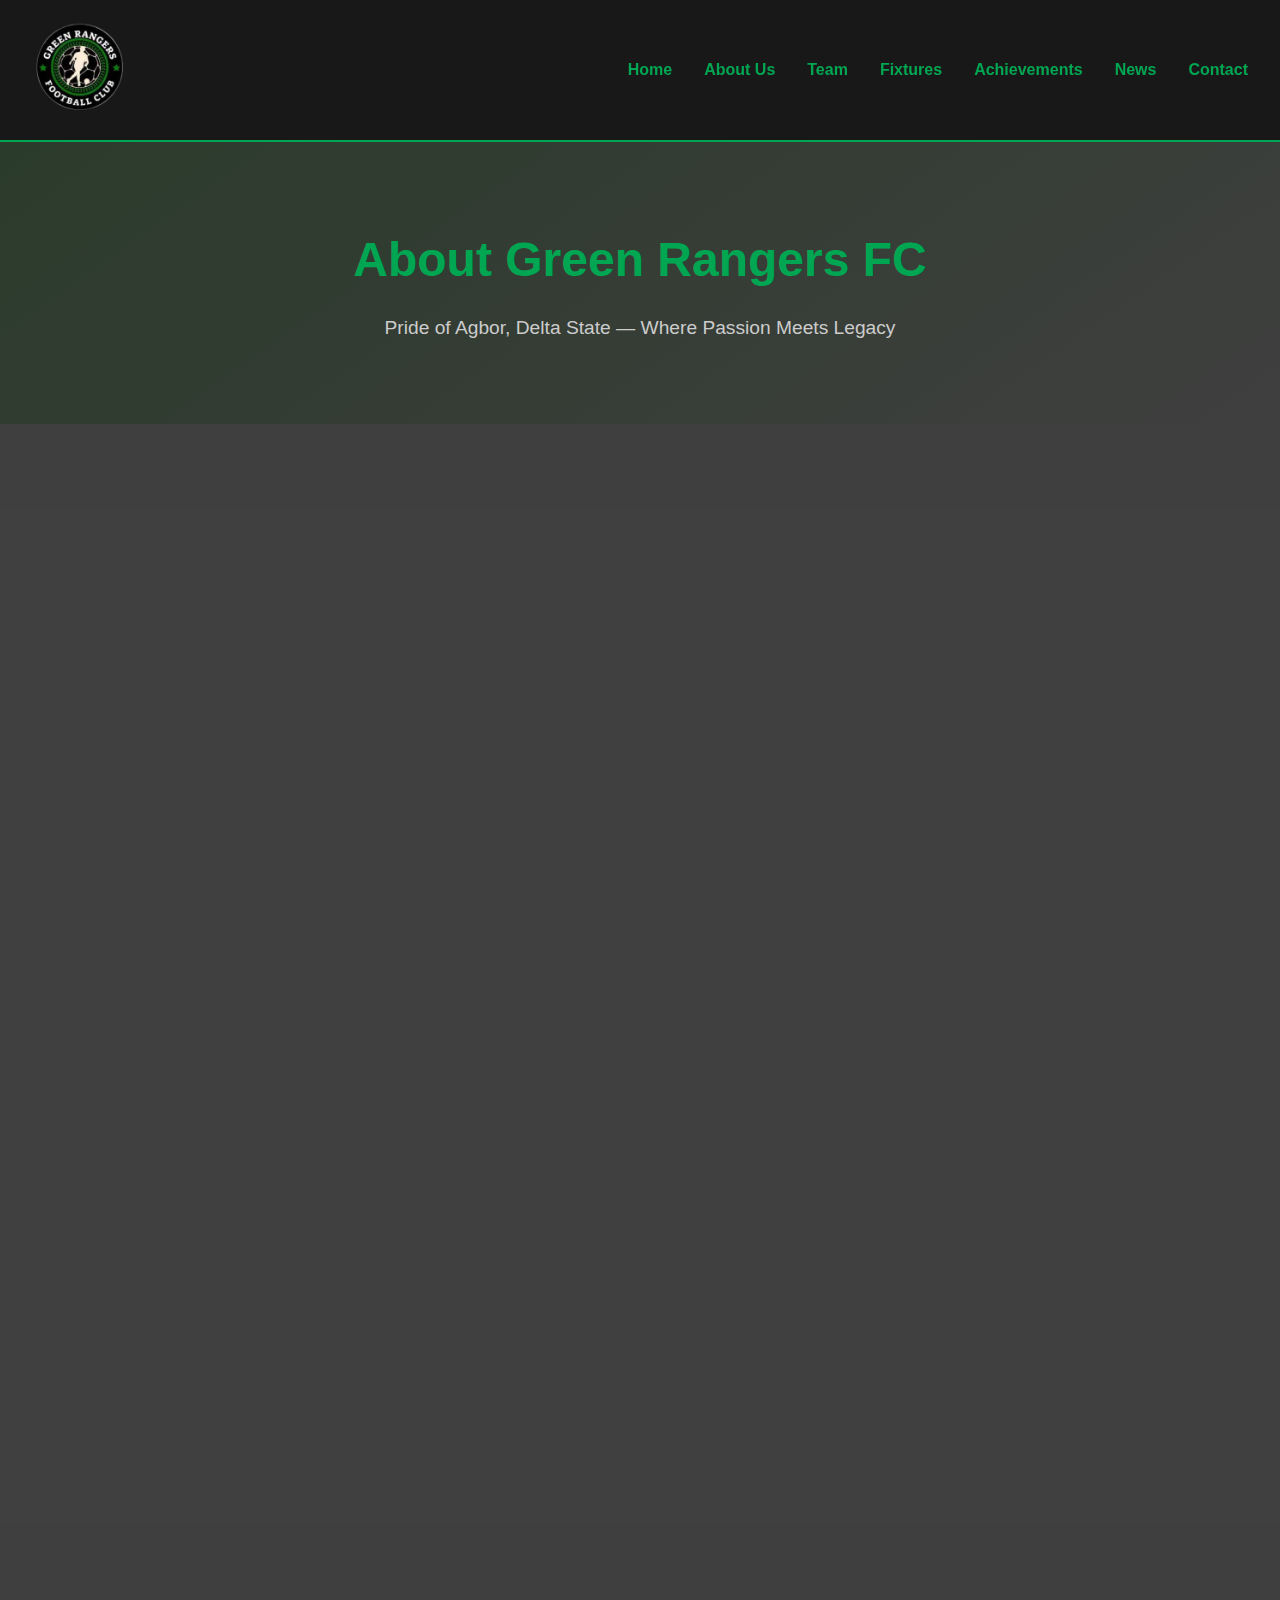
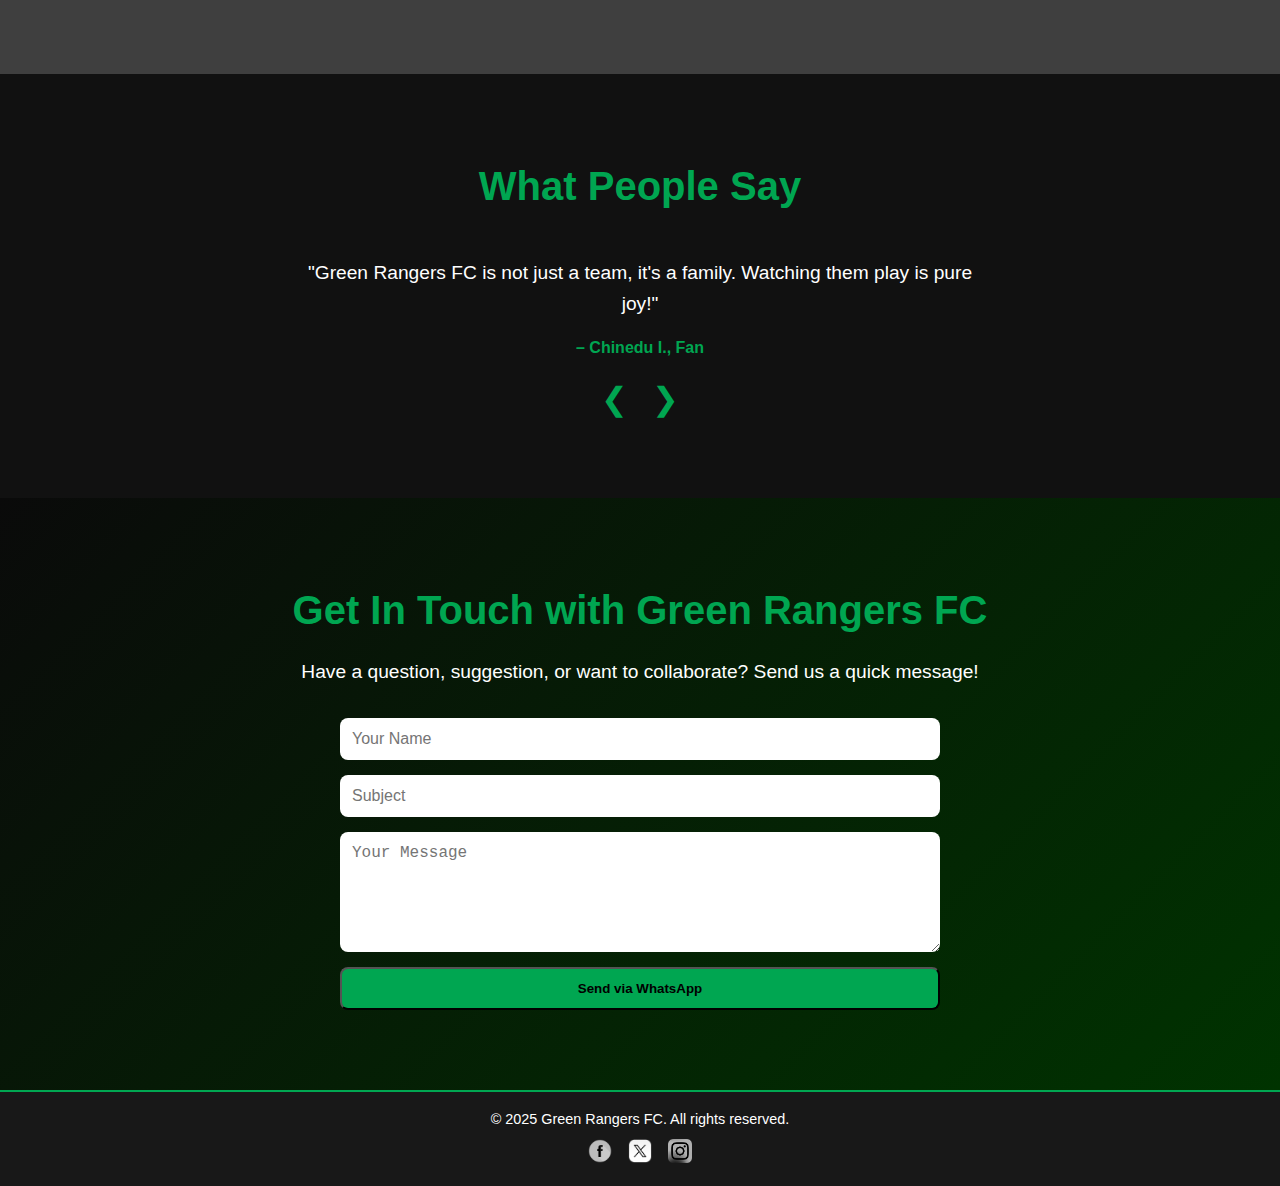
<file: about.html>
<!DOCTYPE html>
<html lang="en">
<head>
  <meta charset="UTF-8" />
  <meta name="viewport" content="width=device-width, initial-scale=1" />
  <title>Green Rangers FC - Official Soccer Club</title>
  <link rel="stylesheet" href="style.css"/>
  <link rel="icon" type="image/png" href="assets/images/favicon.png">
</head>
<body>
  <header>
    <nav class="navbar">
      <div class="logo">
        <img src="assets/images/gfc.png" alt="Green FC" />
      </div>
      <ul class="nav-links">
        <li><a href="index.html" class="active">Home</a></li>
        <li><a href="about.html">About Us</a></li>
        <li><a href="team.html">Team</a></li>
        <li><a href="fixtures.html">Fixtures</a></li>
        <li><a href="achievements.html">Achievements</a></li>
        <li><a href="news.html">News</a></li>
        <li><a href="contact.html">Contact</a></li>
      </ul>
      <div class="hamburger">
        <span></span><span></span><span></span>
      </div>
    </nav>
  </header>

  <main>
   
    <!-- ABOUT PAGE MAIN CONTENT -->
    <main class="about-page">
      <section class="about-hero">
        <div class="container">
          <h1>About Green Rangers FC</h1>
          <p>Pride of Agbor, Delta State — Where Passion Meets Legacy</p>
        </div>
      </section>
    
      <section class="about-details">
        <div class="container">
          <div class="about-block">
            <h2>Who We Are</h2>
            <p>
              Green Rangers Football Club is a professional football team based in Agbor, Delta State, Nigeria.
              Known for our relentless energy, unity, and sportsmanship, we are more than a club — we are a movement.
            </p>
          </div>
    
          <div class="about-block">
            <h2>Our Vision</h2>
            <p>
              To become a leading force in African football by building homegrown talent, promoting community values,
              and inspiring the next generation through excellence on and off the pitch.
            </p>
          </div>
    
          <div class="about-block">
            <h2>Our Mission</h2>
            <ul>
              <li>Develop local talents into national and international stars</li>
              <li>Foster teamwork, discipline, and integrity</li>
              <li>Engage and uplift our community through the power of football</li>
            </ul>
          </div>
    
          <div class="about-block">
            <h2>History & Legacy</h2>
            <p>
              Founded in [YEAR], Green Rangers FC has become a symbol of pride for Agbor and Delta State.
              With roots deep in local football tradition, the club has grown into a regional powerhouse,
              producing players that shine both nationally and internationally.
            </p>
          </div>
    
          <div class="about-block">
            <h2>Our Home Ground</h2>
            <p>
              We play our home matches at the vibrant <strong>Agbor Unity Stadium</strong>, known for its passionate crowd
              and electric atmosphere. It's not just a stadium — it’s a fortress.
            </p>
          </div>
    
          <div class="about-block">
            <h2>Our Colors & Crest</h2>
            <p>
              The colors Black, Green, and White symbolize power, growth, and peace respectively.
              Our crest features a lion to represent courage and leadership — values that drive Green Rangers FC.
            </p>
          </div>
        </div>
      </section>
    </main>


<!-- TESTIMONIALS SECTION -->
<section class="testimonials" id="testimonials">
  <div class="container">
    <h2 class="section-title">What People Say</h2>

    <div class="testimonial-slider">
      <div class="testimonial active">
        <p>"Green Rangers FC is not just a team, it's a family. Watching them play is pure joy!"</p>
        <h4>– Chinedu I., Fan</h4>
      </div>
      <div class="testimonial">
        <p>"As a former player, I’m proud of how the club has grown. Professional and passionate."</p>
        <h4>– Emeka U., Ex-Captain</h4>
      </div>
      <div class="testimonial">
        <p>"Sponsoring Green Rangers FC has been one of our best branding decisions. Great club!"</p>
        <h4>– Mary J., Sponsor</h4>
      </div>
    </div>

    <div class="testimonial-controls">
      <button class="prev">&#10094;</button>
      <button class="next">&#10095;</button>
    </div>
  </div>
</section>

<!-- CONTACT CTA SECTION -->
<section class="contact-cta" id="contact">
  <div class="container">
    <h2>Get In Touch with Green Rangers FC</h2>
    <p>Have a question, suggestion, or want to collaborate? Send us a quick message!</p>

    <form id="whatsappForm">
      <input type="text" id="name" placeholder="Your Name" required>
      <input type="text" id="subject" placeholder="Subject" required>
      <textarea id="message" placeholder="Your Message" required></textarea>
      <button type="submit" class="btn">Send via WhatsApp</button>
    </form>
  </div>
</section>
  </main>

  <footer>
    <div class="footer-content">
      <p>© 2025 Green Rangers FC. All rights reserved.</p>
      <div class="social-icons">
        <a href="#" aria-label="Facebook"><img src="assets/images/facebook.png" alt="Facebook" /></a>
        <a href="#" aria-label="Twitter"><img src="assets/images/x.png" alt="Twitter" /></a>
        <a href="#" aria-label="Instagram"><img src="assets/images/instagram.png" alt="Instagram" /></a>
      </div>
    </div>
  </footer>
  
  <script defer src="scripts.js"></script>
</body>
</html>
</file>
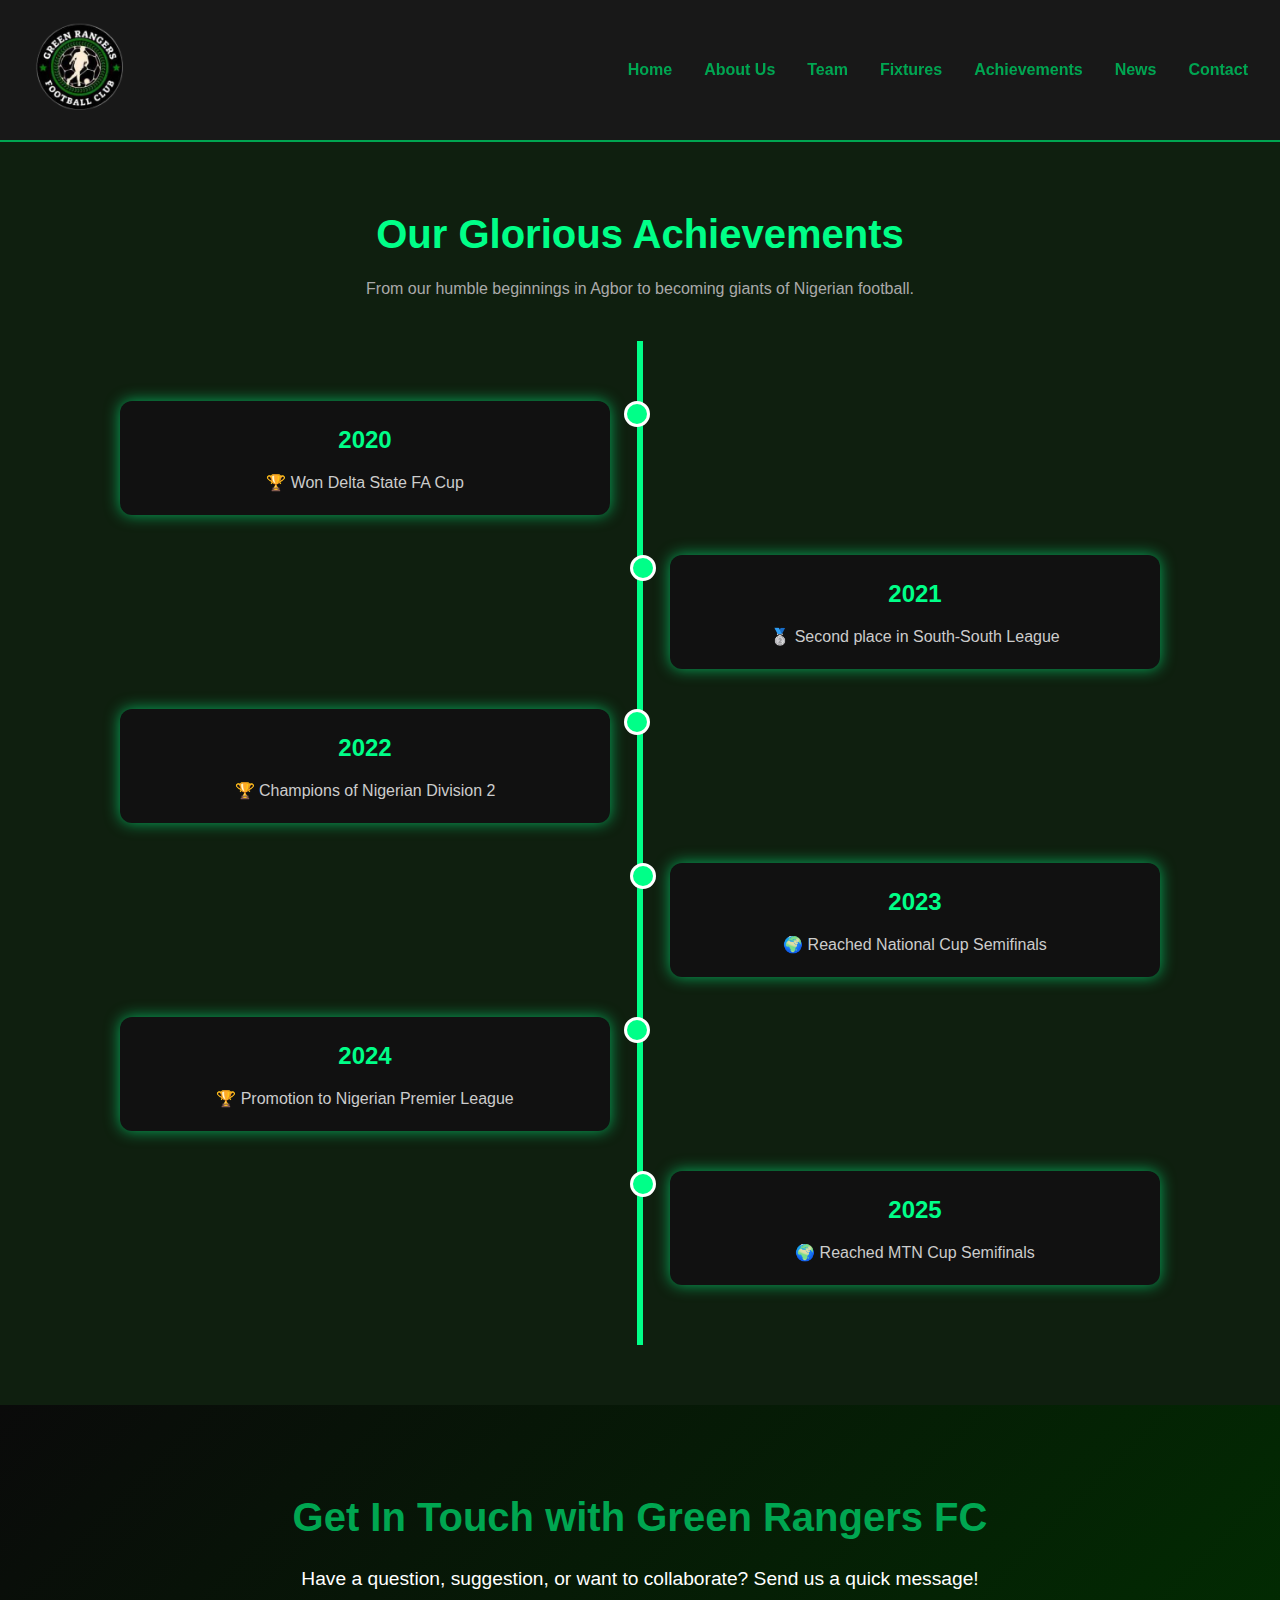
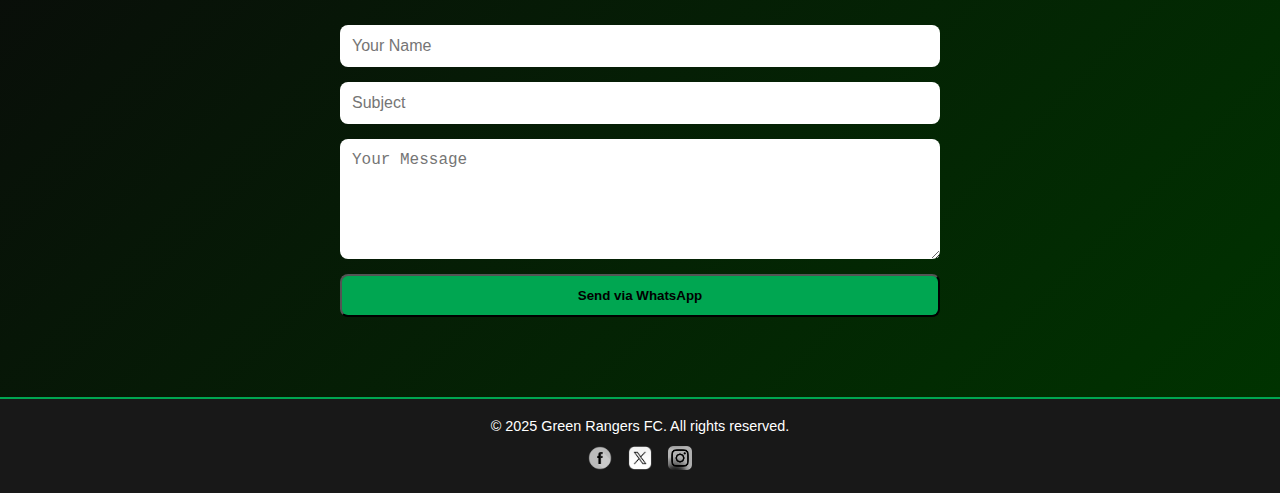
<file: achievements.html>
<!DOCTYPE html>
<html lang="en">
<head>
  <meta charset="UTF-8" />
  <meta name="viewport" content="width=device-width, initial-scale=1" />
  <title>Achivements | Green Rangers FC</title>
  <link rel="stylesheet" href="style.css"/>
  <link rel="icon" type="image/png" href="assets/images/favicon.png">
</head>
<body>
  <header>
    <nav class="navbar">
      <div class="logo">
        <img src="assets/images/gfc.png" alt="Green FC" />
      </div>
      <ul class="nav-links">
        <li><a href="index.html" class="active">Home</a></li>
        <li><a href="about.html">About Us</a></li>
        <li><a href="team.html">Team</a></li>
        <li><a href="fixtures.html">Fixtures</a></li>
        <li><a href="achievements.html">Achievements</a></li>
        <li><a href="news.html">News</a></li>
        <li><a href="contact.html">Contact</a></li>
      </ul>
      <div class="hamburger">
        <span></span><span></span><span></span>
      </div>
    </nav>
  </header>

  <main>

    <!-- Achievements Section -->
    <section class="achievements-section">
      <div class="container">
        <h2 class="section-title">Our Glorious Achievements</h2>
        <p class="achievements-subtext">From our humble beginnings in Agbor to becoming giants of Nigerian football.</p>
    
        <div class="timeline">
          <!-- Milestone 1 -->
          <div class="timeline-item left">
            <div class="timeline-content">
              <h3>2020</h3>
              <p>🏆 Won Delta State FA Cup</p>
            </div>
          </div>
    
          <!-- Milestone 2 -->
          <div class="timeline-item right">
            <div class="timeline-content">
              <h3>2021</h3>
              <p>🥈 Second place in South-South League</p>
            </div>
          </div>
    
          <!-- Milestone 3 -->
          <div class="timeline-item left">
            <div class="timeline-content">
              <h3>2022</h3>
              <p>🏆 Champions of Nigerian Division 2</p>
            </div>
          </div>
    
          <!-- Milestone 4 -->
          <div class="timeline-item right">
            <div class="timeline-content">
              <h3>2023</h3>
              <p>🌍 Reached National Cup Semifinals</p>
            </div>
          </div>
    
          <!-- Milestone 5 -->
          <div class="timeline-item left">
            <div class="timeline-content">
              <h3>2024</h3>
              <p>🏆 Promotion to Nigerian Premier League</p>
            </div>
          </div>

          <!-- Milestone 6 -->
          <div class="timeline-item right">
            <div class="timeline-content">
              <h3>2025</h3>
              <p>🌍 Reached MTN Cup Semifinals</p>
            </div>
          </div>
          
        </div>
      </div>
    </section>

    

<!-- CONTACT CTA SECTION -->
<section class="contact-cta" id="contact">
  <div class="container">
    <h2>Get In Touch with Green Rangers FC</h2>
    <p>Have a question, suggestion, or want to collaborate? Send us a quick message!</p>

    <form id="whatsappForm">
      <input type="text" id="name" placeholder="Your Name" required>
      <input type="text" id="subject" placeholder="Subject" required>
      <textarea id="message" placeholder="Your Message" required></textarea>
      <button type="submit" class="btn">Send via WhatsApp</button>
    </form>
  </div>
</section>
  </main>

  <footer>
    <div class="footer-content">
      <p>© 2025 Green Rangers FC. All rights reserved.</p>
      <div class="social-icons">
        <a href="#" aria-label="Facebook"><img src="assets/images/facebook.png" alt="Facebook" /></a>
        <a href="#" aria-label="Twitter"><img src="assets/images/x.png" alt="Twitter" /></a>
        <a href="#" aria-label="Instagram"><img src="assets/images/instagram.png" alt="Instagram" /></a>
      </div>
    </div>
  </footer>
  
  <script defer src="scripts.js"></script>
</body>
</html>
</file>
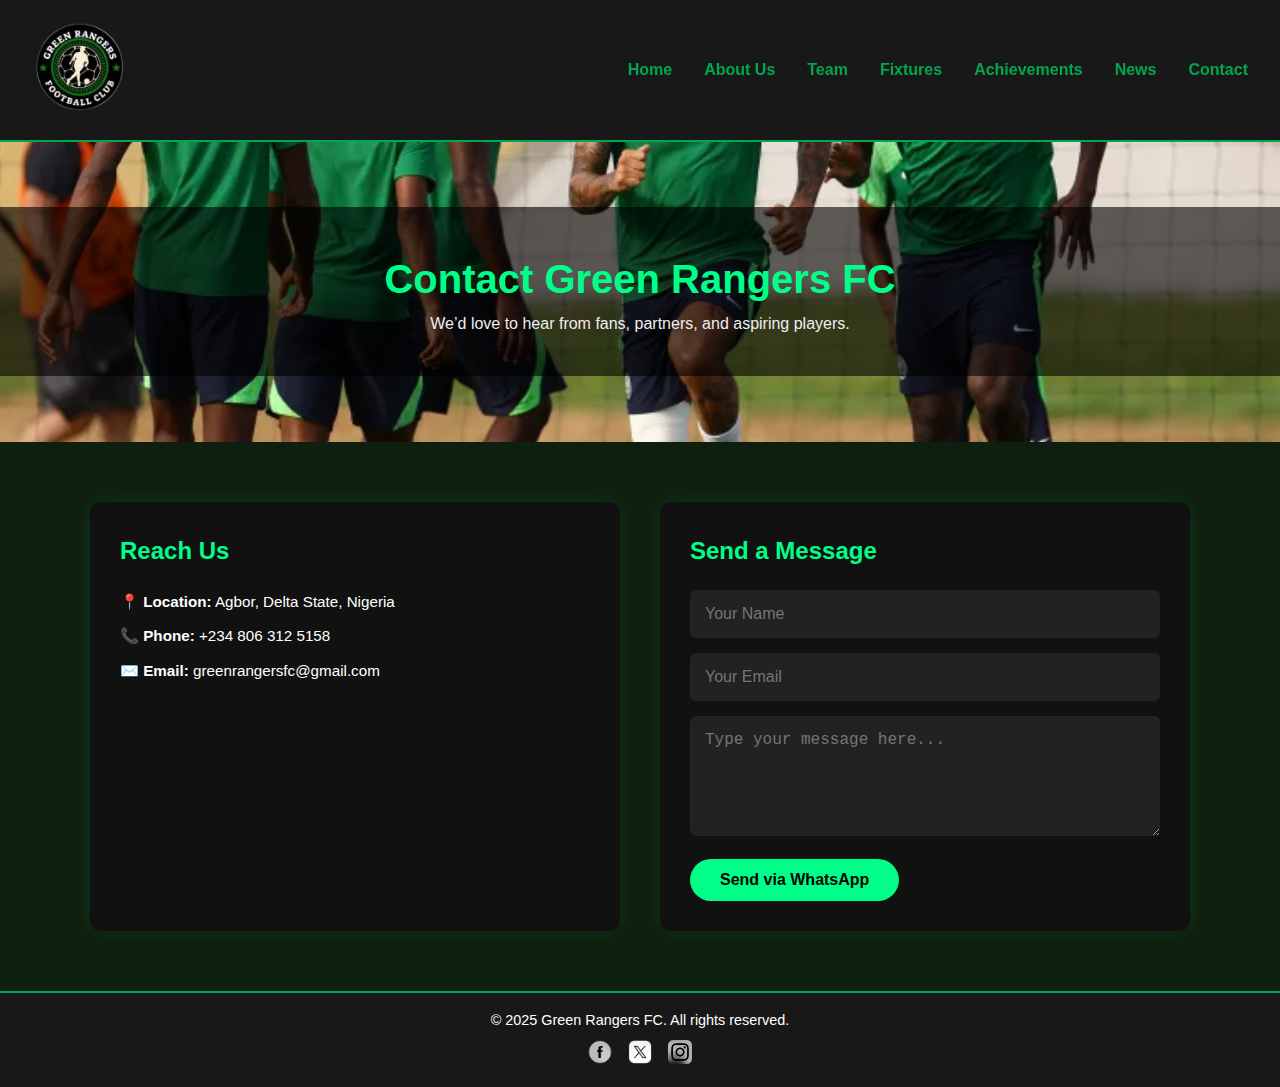
<file: contact.html>
<!DOCTYPE html>
<html lang="en">
<head>
  <meta charset="UTF-8" />
  <meta name="viewport" content="width=device-width, initial-scale=1" />
  <title>Contact | Green Rangers FC</title>
  <link rel="stylesheet" href="style.css"/>
  <link rel="icon" type="image/png" href="assets/images/favicon.png">
</head>
<body>
  <header>
    <nav class="navbar">
      <div class="logo">
        <img src="assets/images/gfc.png" alt="Green FC" />
      </div>
      <ul class="nav-links">
        <li><a href="index.html" class="active">Home</a></li>
        <li><a href="about.html">About Us</a></li>
        <li><a href="team.html">Team</a></li>
        <li><a href="fixtures.html">Fixtures</a></li>
        <li><a href="achievements.html">Achievements</a></li>
        <li><a href="news.html">News</a></li>
        <li><a href="contact.html">Contact</a></li>
      </ul>
      <div class="hamburger">
        <span></span><span></span><span></span>
      </div>
    </nav>
  </header>

  <main>

    <!-- Contact Hero Section -->
    <section class="contact-hero">
      <div class="overlay">
        <h1>Contact Green Rangers FC</h1>
        <p>We’d love to hear from fans, partners, and aspiring players.</p>
      </div>
    </section>
    
    <!-- Contact Details & Form -->
    <section class="contact-section">
      <div class="contact-container">
        <!-- Contact Info -->
        <div class="contact-info">
          <h2>Reach Us</h2>
          <p><strong>📍 Location:</strong> Agbor, Delta State, Nigeria</p>
          <p><strong>📞 Phone:</strong> +234 806 312 5158</p>
          <p><strong>✉️ Email:</strong> greenrangersfc@gmail.com</p>
          <div class="social-links">
            <a href="#"><i class="fab fa-facebook"></i></a>
            <a href="#"><i class="fab fa-x-twitter"></i></a>
            <a href="#"><i class="fab fa-instagram"></i></a>
          </div>
        </div>
    
        <!-- Contact Form -->
        <div class="contact-form">
          <h2>Send a Message</h2>
          <form action="https://wa.me/2348123456789" target="_blank">
            <input type="text" name="name" placeholder="Your Name" required>
            <input type="email" name="email" placeholder="Your Email" required>
            <textarea name="message" placeholder="Type your message here..." required></textarea>
            <button type="submit">Send via WhatsApp</button>
          </form>
        </div>
      </div>
    </section>

    


  </main>

  <footer>
    <div class="footer-content">
      <p>© 2025 Green Rangers FC. All rights reserved.</p>
      <div class="social-icons">
        <a href="#" aria-label="Facebook"><img src="assets/images/facebook.png" alt="Facebook" /></a>
        <a href="#" aria-label="Twitter"><img src="assets/images/x.png" alt="Twitter" /></a>
        <a href="#" aria-label="Instagram"><img src="assets/images/instagram.png" alt="Instagram" /></a>
      </div>
    </div>
  </footer>
  
  <script defer src="scripts.js"></script>
</body>
</html>
</file>
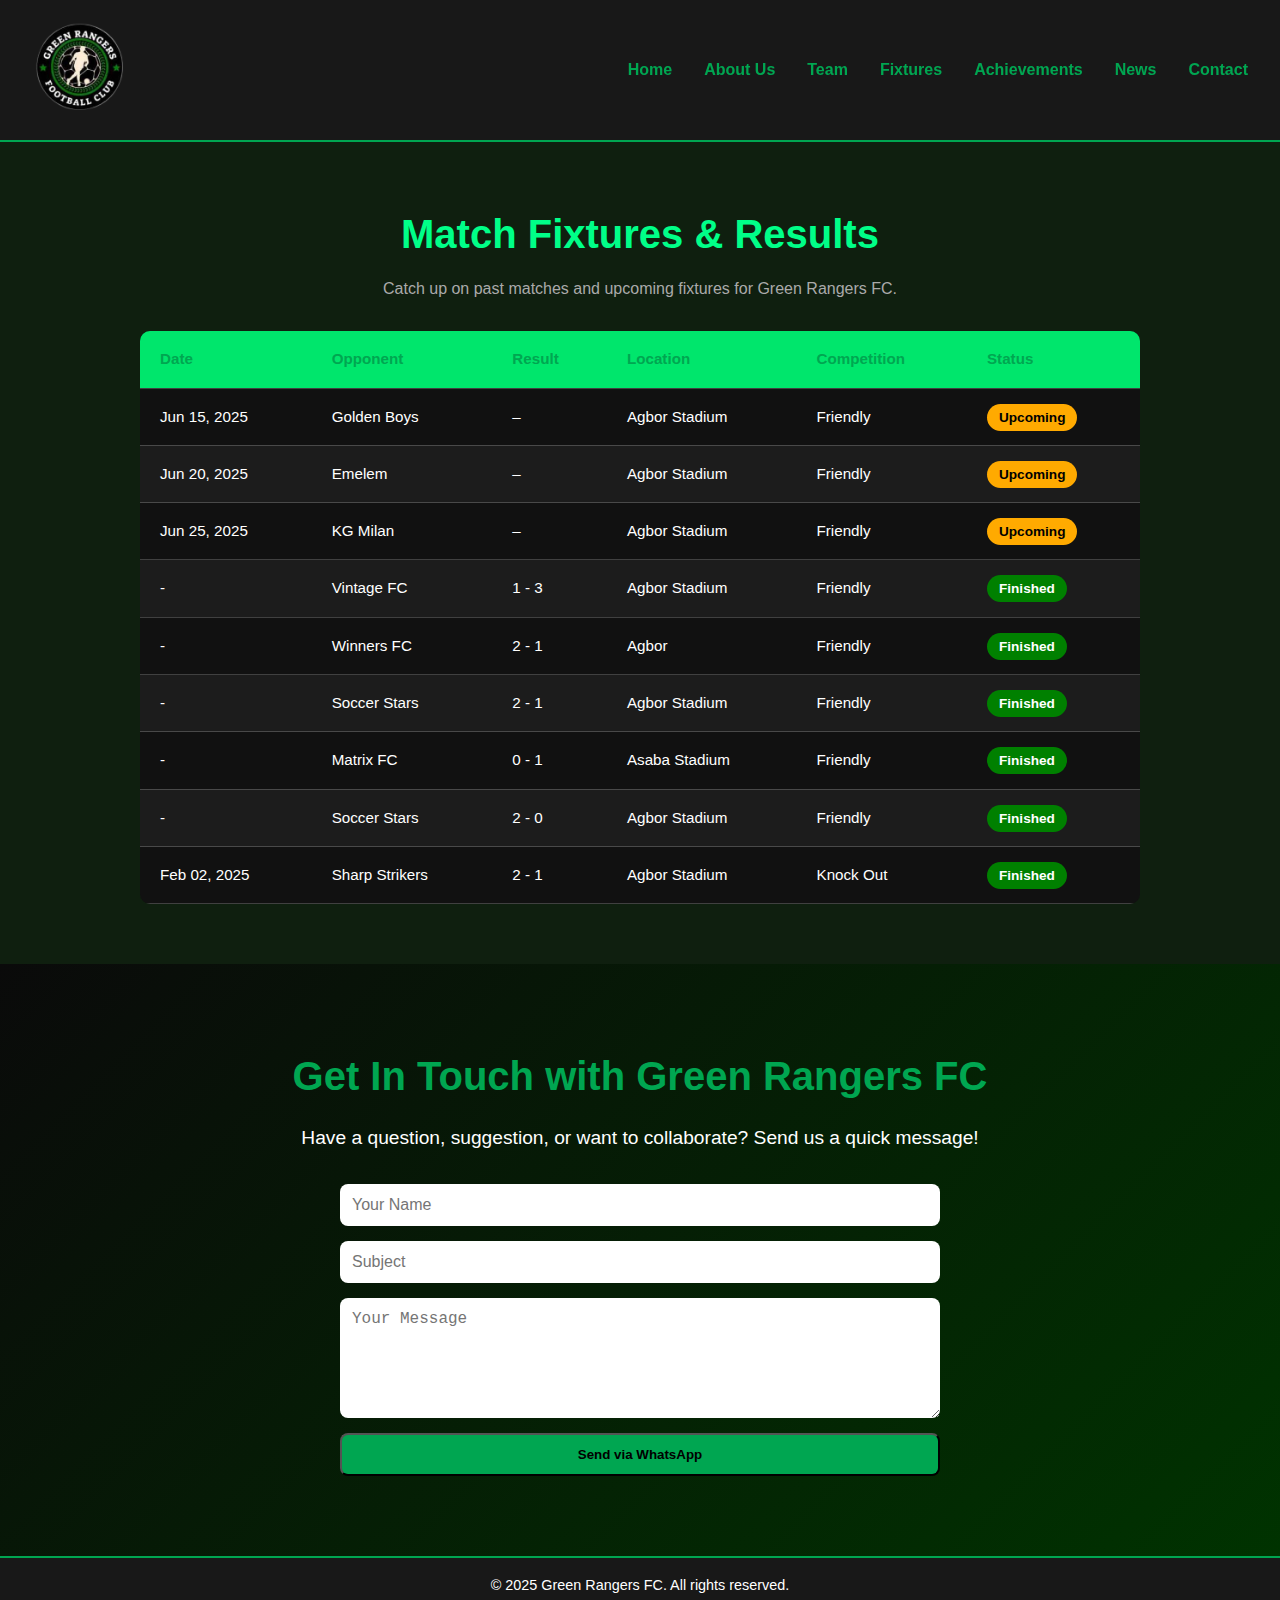
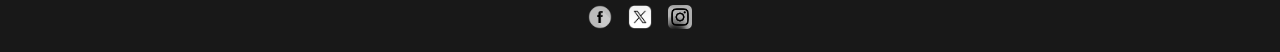
<file: fixtures.html>
<!DOCTYPE html>
<html lang="en">
<head>
  <meta charset="UTF-8" />
  <meta name="viewport" content="width=device-width, initial-scale=1" />
  <title>Fixtures | Green Rangers FC</title>
  <link rel="stylesheet" href="style.css"/>
  <link rel="icon" type="image/png" href="assets/images/favicon.png">
</head>
<body>
  <header>
    <nav class="navbar">
      <div class="logo">
        <img src="assets/images/gfc.png" alt="Green FC" />
      </div>
      <ul class="nav-links">
        <li><a href="index.html" class="active">Home</a></li>
        <li><a href="about.html">About Us</a></li>
        <li><a href="team.html">Team</a></li>
        <li><a href="fixtures.html">Fixtures</a></li>
        <li><a href="achievements.html">Achievements</a></li>
        <li><a href="news.html">News</a></li>
        <li><a href="contact.html">Contact</a></li>
      </ul>
      <div class="hamburger">
        <span></span><span></span><span></span>
      </div>
    </nav>
  </header>

  <main>
    

    <!-- Fixtures Section -->
    <section class="fixtures-section">
      <div class="container">
        <h2 class="section-title">Match Fixtures & Results</h2>
        <p class="fixtures-subtext">Catch up on past matches and upcoming fixtures for Green Rangers FC.</p>
    
        <div class="table-wrapper">
          <table class="fixtures-table">
            <thead>
              <tr>
                <th>Date</th>
                <th>Opponent</th>
                <th>Result</th>
                <th>Location</th>
                <th>Competition</th>
                <th>Status</th>
              </tr>
            </thead>
            <tbody>
              <tr>
                <td>Jun 15, 2025</td>
                <td>Golden Boys</td>
                <td>–</td>
                <td>Agbor Stadium</td>
                <td>Friendly</td>
                <td><span class="badge upcoming">Upcoming</span></td>
              </tr>
              <tr>
                <td>Jun 20, 2025</td>
                <td>Emelem</td>
                <td>–</td>
                <td>Agbor Stadium</td>
                <td>Friendly</td>
                <td><span class="badge upcoming">Upcoming</span></td>
              </tr>
              <tr>
                <td>Jun 25, 2025</td>
                <td>KG Milan</td>
                <td>–</td>
                <td>Agbor Stadium</td>
                <td>Friendly</td>
                <td><span class="badge upcoming">Upcoming</span></td>
              </tr>
              <tr>
                <td>-</td>
                <td>Vintage FC</td>
                <td>1 - 3</td>
                <td>Agbor Stadium</td>
                <td>Friendly</td>
                <td><span class="badge finished">Finished</span></td>
              </tr>
              <tr>
                <td>-</td>
                <td>Winners FC</td>
                <td>2 - 1</td>
                <td>Agbor</td>
                <td>Friendly</td>
                <td><span class="badge finished">Finished</span></td>
              </tr>
              <tr>
                <td>-</td>
                <td>Soccer Stars</td>
                <td>2 - 1</td>
                <td>Agbor Stadium</td>
                <td>Friendly</td>
                <td><span class="badge finished">Finished</span></td>
              </tr>
              <tr>
                <td>-</td>
                <td>Matrix FC</td>
                <td>0 - 1</td>
                <td>Asaba Stadium</td>
                <td>Friendly</td>
                <td><span class="badge finished">Finished</span></td>
              </tr>
              <tr>
                <td>-</td>
                <td>Soccer Stars</td>
                <td>2 - 0</td>
                <td>Agbor Stadium</td>
                <td>Friendly</td>
                <td><span class="badge finished">Finished</span></td>
              </tr>
              <tr>
                <td>Feb 02, 2025</td>
                <td>Sharp Strikers</td>
                <td>2 - 1</td>
                <td>Agbor Stadium</td>
                <td>Knock Out</td>
                <td><span class="badge finished">Finished</span></td>
              </tr>
            </tbody>
          </table>
        </div>
      </div>
    </section>


<!-- CONTACT CTA SECTION -->
<section class="contact-cta" id="contact">
  <div class="container">
    <h2>Get In Touch with Green Rangers FC</h2>
    <p>Have a question, suggestion, or want to collaborate? Send us a quick message!</p>

    <form id="whatsappForm">
      <input type="text" id="name" placeholder="Your Name" required>
      <input type="text" id="subject" placeholder="Subject" required>
      <textarea id="message" placeholder="Your Message" required></textarea>
      <button type="submit" class="btn">Send via WhatsApp</button>
    </form>
  </div>
</section>
  </main>

  <footer>
    <div class="footer-content">
      <p>© 2025 Green Rangers FC. All rights reserved.</p>
      <div class="social-icons">
        <a href="#" aria-label="Facebook"><img src="assets/images/facebook.png" alt="Facebook" /></a>
        <a href="#" aria-label="Twitter"><img src="assets/images/x.png" alt="Twitter" /></a>
        <a href="#" aria-label="Instagram"><img src="assets/images/instagram.png" alt="Instagram" /></a>
      </div>
    </div>
  </footer>
  
  <script defer src="scripts.js"></script>
</body>
</html>
</file>
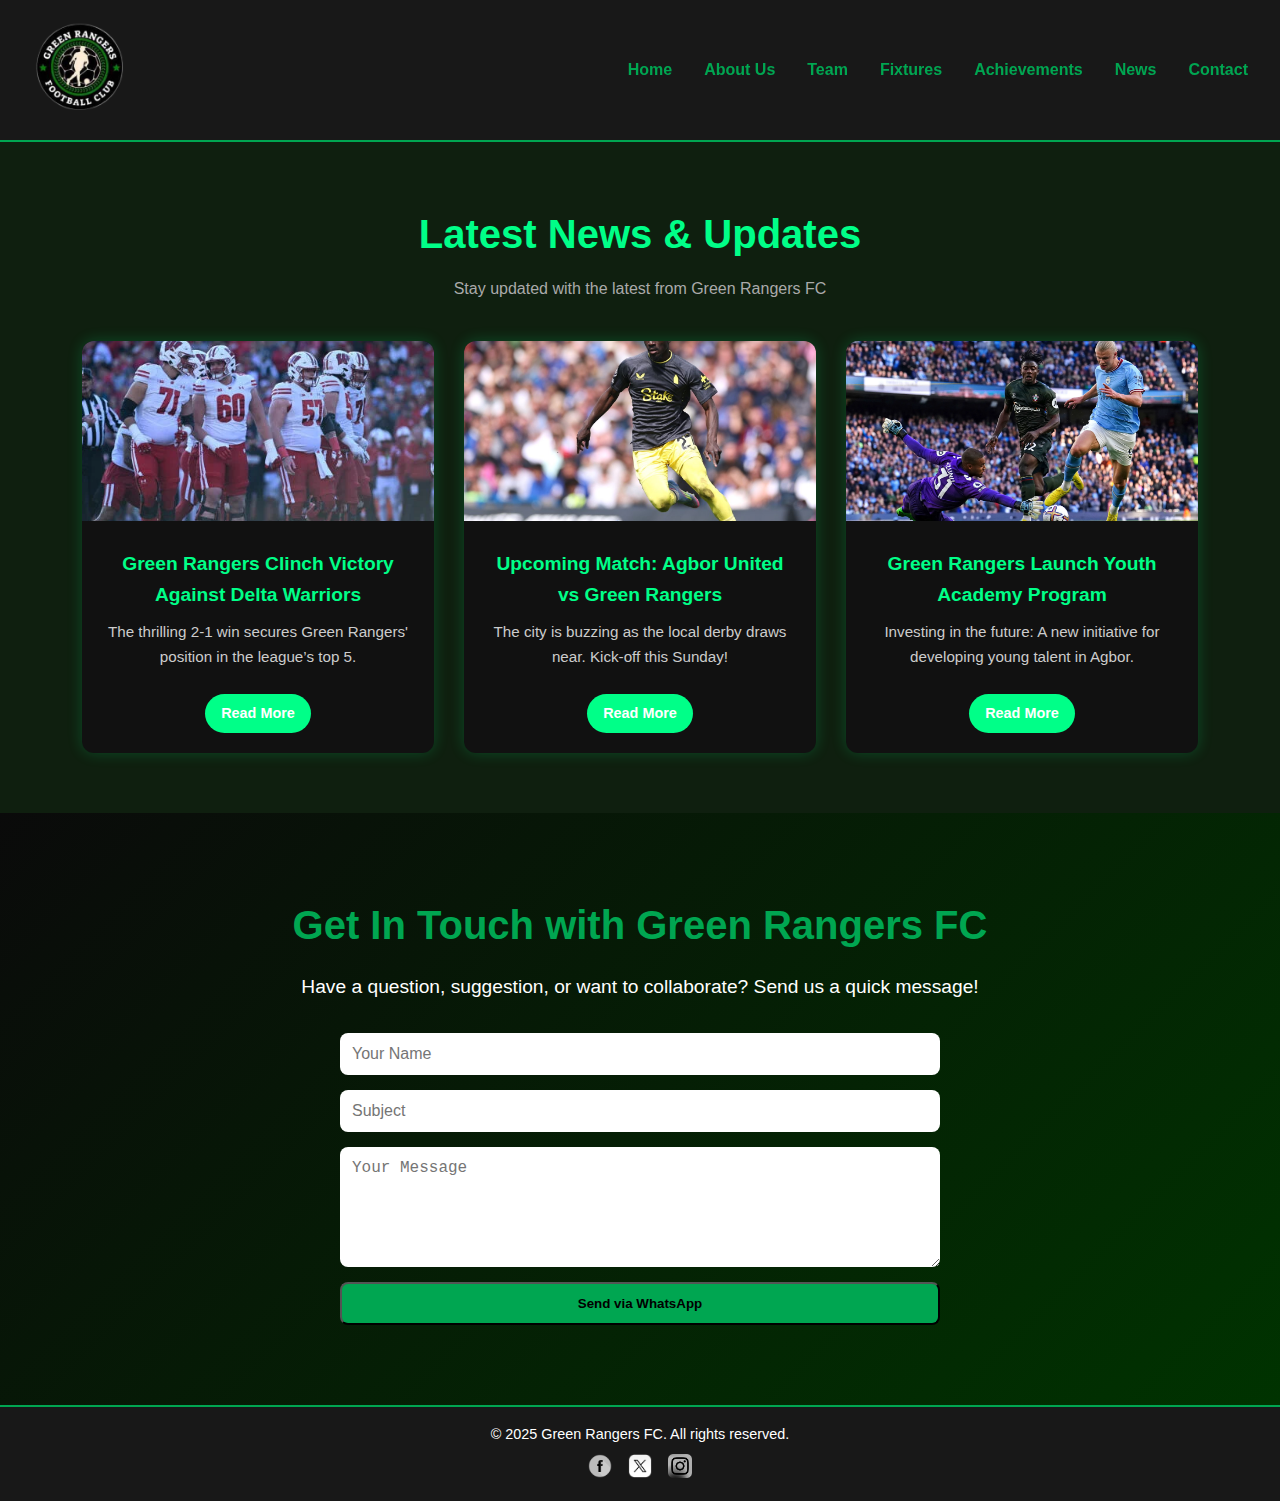
<file: news.html>
<!DOCTYPE html>
<html lang="en">
<head>
  <meta charset="UTF-8" />
  <meta name="viewport" content="width=device-width, initial-scale=1" />
  <title>Green Rangers FC - Official Soccer Club</title>
  <link rel="stylesheet" href="style.css"/>
  <link rel="icon" type="image/png" href="assets/images/favicon.png">
</head>
<body>
  <header>
    <nav class="navbar">
      <div class="logo">
        <img src="assets/images/gfc.png" alt="Green FC" />
      </div>
      <ul class="nav-links">
        <li><a href="index.html" class="active">Home</a></li>
        <li><a href="about.html">About Us</a></li>
        <li><a href="team.html">Team</a></li>
        <li><a href="fixtures.html">Fixtures</a></li>
        <li><a href="achievements.html">Achievements</a></li>
        <li><a href="news.html">News</a></li>
        <li><a href="contact.html">Contact</a></li>
      </ul>
      <div class="hamburger">
        <span></span><span></span><span></span>
      </div>
    </nav>
  </header>

  <main>

    <!-- News Section -->
    <section class="news-section">
      <div class="container">
        <h2 class="section-title">Latest News & Updates</h2>
        <p class="news-subtext">Stay updated with the latest from Green Rangers FC</p>
    
        <div class="news-grid">
          <!-- News Card 1 -->
          <div class="news-card">
            <img src="assets/images/news1.webp" alt="News Image">
            <div class="news-content">
              <h3>Green Rangers Clinch Victory Against Delta Warriors</h3>
              <p>The thrilling 2-1 win secures Green Rangers' position in the league’s top 5.</p>
              <a href="#" class="read-more">Read More</a>
            </div>
          </div>
    
          <!-- News Card 2 -->
          <div class="news-card">
            <img src="assets/images/news2.jpg" alt="News Image">
            <div class="news-content">
              <h3>Upcoming Match: Agbor United vs Green Rangers</h3>
              <p>The city is buzzing as the local derby draws near. Kick-off this Sunday!</p>
              <a href="#" class="read-more">Read More</a>
            </div>
          </div>
    
          <!-- News Card 3 -->
          <div class="news-card">
            <img src="assets/images/news3.webp" alt="News Image">
            <div class="news-content">
              <h3>Green Rangers Launch Youth Academy Program</h3>
              <p>Investing in the future: A new initiative for developing young talent in Agbor.</p>
              <a href="#" class="read-more">Read More</a>
            </div>
          </div>
    
          <!-- Add more cards as needed -->
        </div>
      </div>
    </section>

    

<!-- CONTACT CTA SECTION -->
<section class="contact-cta" id="contact">
  <div class="container">
    <h2>Get In Touch with Green Rangers FC</h2>
    <p>Have a question, suggestion, or want to collaborate? Send us a quick message!</p>

    <form id="whatsappForm">
      <input type="text" id="name" placeholder="Your Name" required>
      <input type="text" id="subject" placeholder="Subject" required>
      <textarea id="message" placeholder="Your Message" required></textarea>
      <button type="submit" class="btn">Send via WhatsApp</button>
    </form>
  </div>
</section>
  </main>

  <footer>
    <div class="footer-content">
      <p>© 2025 Green Rangers FC. All rights reserved.</p>
      <div class="social-icons">
        <a href="#" aria-label="Facebook"><img src="assets/images/facebook.png" alt="Facebook" /></a>
        <a href="#" aria-label="Twitter"><img src="assets/images/x.png" alt="Twitter" /></a>
        <a href="#" aria-label="Instagram"><img src="assets/images/instagram.png" alt="Instagram" /></a>
      </div>
    </div>
  </footer>
  
  <script defer src="scripts.js"></script>
</body>
</html>
</file>
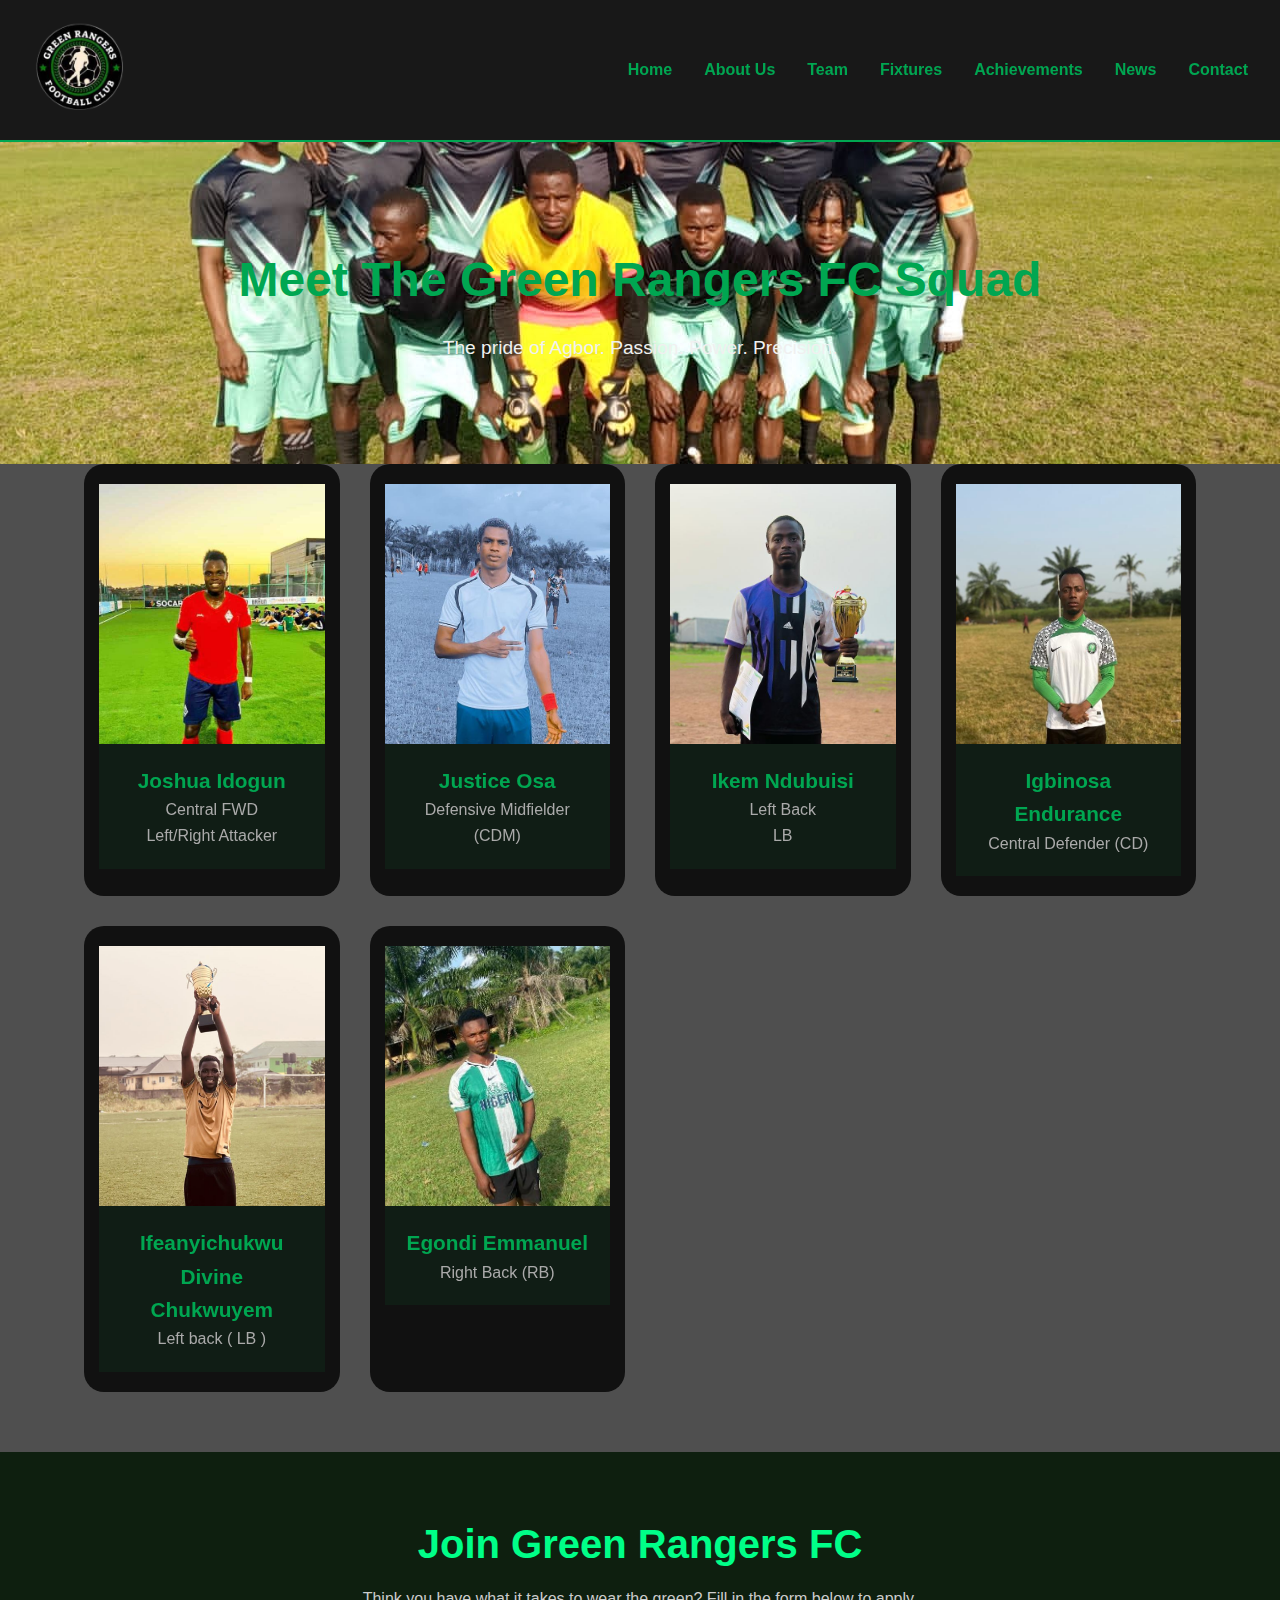
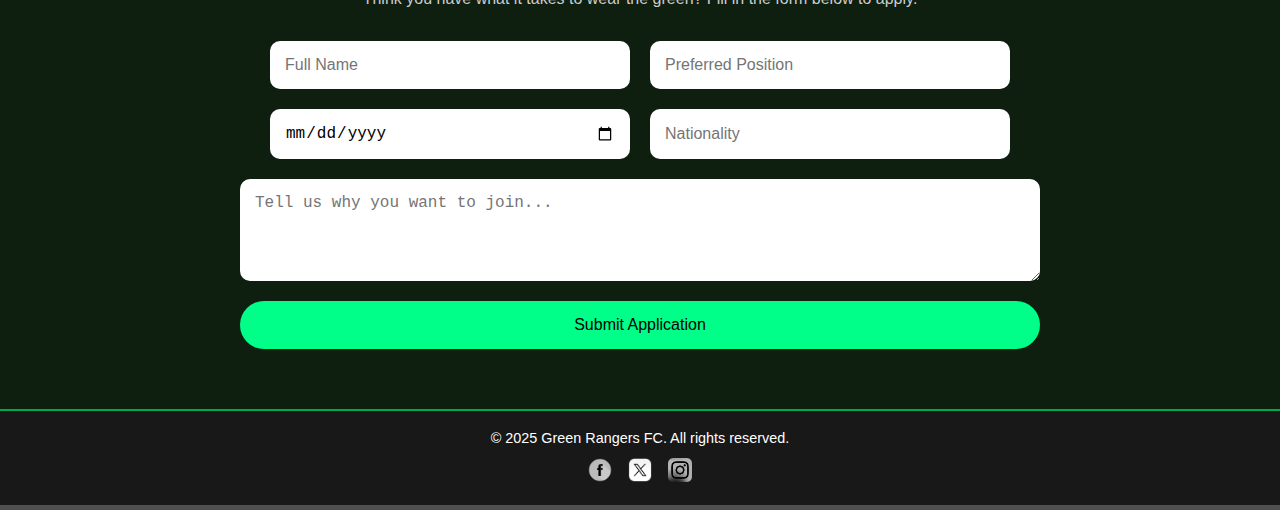
<file: team.html>
<!DOCTYPE html>
<html lang="en">
<head>
  <meta charset="UTF-8" />
  <meta name="viewport" content="width=device-width, initial-scale=1" />
  <title>Team | Green Rangers FC</title>
  <link rel="stylesheet" href="style.css"/>
  <link rel="icon" type="image/png" href="assets/images/favicon.png">
</head>
<body>
  <header>
    <nav class="navbar">
      <div class="logo">
        <img src="assets/images/gfc.png" alt="Green FC" />
      </div>
      <ul class="nav-links">
        <li><a href="index.html" class="active">Home</a></li>
        <li><a href="about.html">About Us</a></li>
        <li><a href="team.html">Team</a></li>
        <li><a href="fixtures.html">Fixtures</a></li>
        <li><a href="achievements.html">Achievements</a></li>
        <li><a href="news.html">News</a></li>
        <li><a href="contact.html">Contact</a></li>
      </ul>
      <div class="hamburger">
        <span></span><span></span><span></span>
      </div>
    </nav>
  </header>

  <main>
    <main class="team-page">
      <section class="team-hero" style="background-image: url('assets/images/gfc-team2.jpeg');">
        <div class="container">
          <h1>Meet The Green Rangers FC Squad</h1>
          <p>The pride of Agbor. Passion. Power. Precision.</p>
        </div>
      </section>
    
      <section class="team-grid container">
        <!-- Player Cards -->
        <a href="joshuado.html" class="player-card">
            <div class="card-inner">
                <img src="assets/images/joshuado.jpg" alt="Player 1">
                <div class="card-info">
                    <h3>Joshua Idogun</h3>
                    <p>Central FWD <br> Left/Right Attacker</p>
                </div>
            </div>
            </a>

        <a href="justice_osa.html" class="player-card">
          <div class="card-inner">
            <img src="assets/images/justice_osa.jpeg" alt="Player 1">
            <div class="card-info">
              <h3>Justice Osa</h3>
              <p>Defensive Midfielder <br>(CDM)</p>
            </div>
          </div>
        </a>
    
        <a href="ikem_ndubuisi.html" class="player-card">
          <div class="card-inner">
            <img src="assets/images/ikem_ndubuisi.jpeg" alt="Player 2">
            <div class="card-info">
              <h3>Ikem Ndubuisi</h3>
              <p>Left Back <br>LB</p>
            </div>
          </div>
        </a>
    
        <a href="endurance_igbinosa.html" class="player-card">
          <div class="card-inner">
            <img src="assets/images/endurance_igbinosa.jpeg" alt="Player 3">
            <div class="card-info">
              <h3>Igbinosa Endurance</h3>
              <p>Central Defender (CD)</p>
            </div>
          </div>
        </a>
    
        <!-- Add up to 15 players -->
        <a href="ify_divine.html" class="player-card">
          <div class="card-inner"><img src="assets/images/ify_divine.jpeg">
            <div class="card-info">
              <h3>Ifeanyichukwu Divine Chukwuyem</h3>
              <p>Left back ( LB )</p>
            </div>
          </div>
        </a>
        <a href="egondi_emmanuel.html" class="player-card">
          <div class="card-inner"><img src="assets/images/egondi_emmanuel.jpeg">
            <div class="card-info">
              <h3>Egondi Emmanuel</h3>
              <p>Right Back (RB)</p>
            </div>
          </div>
        </a>
      </section>
    </main>

    <!-- New Player Application Form Section -->
    <section class="application-form-section">
      <div class="container">
        <h2 class="section-title">Join Green Rangers FC</h2>
        <p class="form-description">Think you have what it takes to wear the green? Fill in the form below to apply.</p>
    
        <form class="application-form" action="https://wa.me/96879710779" method="GET" target="_blank">
          <div class="form-group">
            <input type="text" name="name" placeholder="Full Name" required>
            <input type="text" name="position" placeholder="Preferred Position" required>
          </div>
          <div class="form-group">
            <input type="date" name="dob" placeholder="Date of Birth" required>
            <input type="text" name="nationality" placeholder="Nationality" required>
          </div>
          <div class="form-group">
            <textarea name="bio" rows="4" placeholder="Tell us why you want to join..." required></textarea>
          </div>
          <button type="submit" class="submit-btn">Submit Application</button>
        </form>
      </div>
    </section>

    


  </main>

  <footer>
    <div class="footer-content">
      <p>© 2025 Green Rangers FC. All rights reserved.</p>
      <div class="social-icons">
        <a href="#" aria-label="Facebook"><img src="assets/images/facebook.png" alt="Facebook" /></a>
        <a href="#" aria-label="Twitter"><img src="assets/images/x.png" alt="Twitter" /></a>
        <a href="#" aria-label="Instagram"><img src="assets/images/instagram.png" alt="Instagram" /></a>
      </div>
    </div>
  </footer>
  
  <script defer src="scripts.js"></script>
</body>
</html>
</file>
<file: style.css>
/* CSS Variables for your color scheme */
:root {
  --color-black: #000000b0;
  --color-green: #00a651;
  --color-white: #ffffff;
}

/* Reset and base */
* {
  margin: 0;
  padding: 0;
  box-sizing: border-box;
}

body {
  font-family: 'Montserrat', sans-serif;
  background-color: var(--color-black);
  color: var(--color-white);
  line-height: 1.6;
}

a {
  color: var(--color-green);
  text-decoration: none;
}

a:hover {
  text-decoration: underline;
}

/* Navbar */
.navbar {
  display: flex;
  align-items: center;
  justify-content: space-between;
  padding: 1rem 2rem;
  background-color: var(--color-black);
  position: sticky;
  top: 0;
  z-index: 1000;
  border-bottom: 2px solid var(--color-green);
}

.logo img {
  height: 100px;
}

.nav-links {
  list-style: none;
  display: flex;
  gap: 2rem;
}

.nav-links li a {
  font-weight: 600;
  font-size: 1rem;
  transition: color 0.3s ease;
}

.nav-links li a.active,
.nav-links li a:hover {
  color: var(--color-green);
}

/* Hamburger - will be styled and scripted later */
.hamburger {
  display: none;
  flex-direction: column;
  cursor: pointer;
  gap: 5px;
}

.hamburger span {
  height: 3px;
  width: 25px;
  background-color: var(--color-white);
  border-radius: 3px;
}

/* Footer */
footer {
  background-color: var(--color-black);
  border-top: 2px solid var(--color-green);
  padding: 1rem 2rem;
  text-align: center;
  font-size: 0.9rem;
}

.social-icons {
  margin-top: 0.5rem;
  display: flex;
  justify-content: center;
  gap: 1rem;
}

.social-icons img {
  height: 24px;
  filter: invert(100%) sepia(0%) saturate(0%) hue-rotate(93deg) brightness(103%) contrast(103%);
  transition: filter 0.3s ease;
}

.social-icons a:hover img {
  filter: invert(45%) sepia(85%) saturate(540%) hue-rotate(83deg) brightness(94%) contrast(88%);
}

/* Responsive Nav: Show hamburger on small screens */
@media (max-width: 768px) {
  .nav-links {
    display: none;
  }

  .hamburger {
    display: flex;
  }
}


/* Mobile Nav Menu */
.nav-links.nav-active {
  display: flex;
  flex-direction: column;
  position: absolute;
  top: 80px;
  right: 0;
  background-color: var(--color-black);
  width: 100%;
  padding: 1rem;
  border-top: 2px solid var(--color-green);
  animation: slideDown 0.3s ease forwards;
}

@keyframes slideDown {
  from {
    opacity: 0;
    transform: translateY(-10px);
  }
  to {
    opacity: 1;
    transform: translateY(0);
  }
}


/* === HERO VIDEO SECTION === */
.hero {
  position: relative;
  height: 100vh;
  overflow: hidden;
  display: flex;
  align-items: center;
  justify-content: center;
  text-align: center;
}

.hero-video {
  position: absolute;
  top: 0;
  left: 0;
  min-width: 100%;
  min-height: 100%;
  object-fit: cover;
  z-index: 0;
}

.hero-overlay {
  position: absolute;
  top: 0;
  left: 0;
  width: 100%;
  height: 100%;
  background: rgba(49, 71, 49, 0.178); /* green tint */
  z-index: 1;
}

.hero-content {
  position: relative;
  z-index: 2;
  color: var(--color-white);
  animation: fadeUp 1.2s ease-out forwards;
  opacity: 0;
  transform: translateY(20px);
  padding: 0 2rem;
}

.hero-title {
  font-size: 4rem;
  color: var(--color-white);
  text-shadow: 0 0 15px black;
}

.hero-tagline {
  font-size: 1.5rem;
  margin: 1rem 0;
  color: var(--color-white);
  text-shadow: 0 0 5px #000;
}

.cta-btn {
  background-color: var(--color-green);
  color: var(--color-black);
  padding: 0.8rem 2rem;
  font-weight: bold;
  border-radius: 50px;
  transition: 0.3s ease;
  text-decoration: none;
  box-shadow: 0 0 10px rgba(0, 128, 0, 0.5);
}

.cta-btn:hover {
  background-color: var(--color-white);
  color: var(--color-green);
  box-shadow: 0 0 15px #00ff00;
}

@keyframes fadeUp {
  to {
    opacity: 1;
    transform: translateY(0);
  }
}


/* === ABOUT SECTION === */
.about {
  background-color: #f8f8f8;
  padding: 80px 20px;
  color: var(--color-black);
}

.section-title {
  text-align: center;
  font-size: 2.5rem;
  color: var(--color-green);
  margin-bottom: 40px;
}

.about-content {
  display: flex;
  flex-wrap: wrap;
  justify-content: space-between;
  align-items: center;
  gap: 40px;
  max-width: 1200px;
  margin: auto;
}

.about-text {
  flex: 1 1 50%;
  font-size: 1.1rem;
  line-height: 1.8;
}

.about-image {
  flex: 1 1 40%;
}

.about-image img {
  width: 100%;
  border-radius: 12px;
  box-shadow: 0 0 15px rgba(0, 128, 0, 0.3);
  animation: fadeIn 1.5s ease-in-out;
}

@keyframes fadeIn {
  0% {
    opacity: 0;
    transform: scale(0.95);
  }
  100% {
    opacity: 1;
    transform: scale(1);
  }
}


/* === FIXTURES SECTION === */
.fixtures {
  background-color: var(--color-black);
  padding: 80px 20px;
  color: var(--color-white);
}

.fixtures .section-title {
  text-align: center;
  font-size: 2.5rem;
  color: var(--color-green);
  margin-bottom: 40px;
}

.fixtures-table {
  overflow-x: auto;
}

.fixtures-table table {
  width: 100%;
  border-collapse: collapse;
  font-size: 1rem;
  min-width: 600px;
}

.fixtures-table th,
.fixtures-table td {
  padding: 15px 20px;
  border-bottom: 1px solid rgba(255, 255, 255, 0.2);
  text-align: left;
}

.fixtures-table th {
  background-color: rgba(0, 128, 0, 0.2);
  color: var(--color-green);
}

.upcoming {
  color: #00ff00;
  font-weight: bold;
}

.completed {
  color: #aaa;
  font-style: italic;
}


/* === NEWS SECTION === */
.news {
  background-color: #f0f0f0;
  padding: 80px 20px;
  color: var(--color-black);
}

.news .section-title {
  text-align: center;
  font-size: 2.5rem;
  color: var(--color-green);
  margin-bottom: 40px;
}

.news-grid {
  display: grid;
  grid-template-columns: repeat(auto-fit, minmax(300px, 1fr));
  gap: 30px;
  max-width: 1200px;
  margin: 0 auto;
}

.news-card {
  background-color: #fff;
  border-radius: 12px;
  overflow: hidden;
  box-shadow: 0 8px 20px rgba(0, 128, 0, 0.15);
  transition: transform 0.3s ease, box-shadow 0.3s ease;
}

.news-card:hover {
  transform: translateY(-5px);
  box-shadow: 0 10px 25px rgba(0, 128, 0, 0.25);
}

.news-card img {
  width: 100%;
  height: 200px;
  object-fit: cover;
}

.news-content {
  padding: 20px;
}

.news-content h3 {
  font-size: 1.3rem;
  margin-bottom: 10px;
  color: var(--color-black);
}

.news-content p {
  font-size: 0.95rem;
  line-height: 1.6;
  color: #333;
}

.read-more {
  display: inline-block;
  margin-top: 10px;
  color: var(--color-green);
  font-weight: bold;
  text-decoration: none;
}

.read-more:hover {
  text-decoration: underline;
}

html {
  scroll-behavior: smooth;
}


/* === TEAM SPOTLIGHT SECTION === */
.team {
  background-color: var(--color-black);
  padding: 80px 20px;
  color: var(--color-white);
}

.team .section-title {
  text-align: center;
  font-size: 2.5rem;
  color: var(--color-green);
  margin-bottom: 40px;
}

.team-grid {
  display: grid;
  grid-template-columns: repeat(auto-fit, minmax(220px, 1fr));
  gap: 30px;
  max-width: 1200px;
  margin: 0 auto;
}

.player-card {
  background-color: #111;
  border-radius: 15px;
  overflow: hidden;
  text-align: center;
  padding: 20px 15px;
  transition: transform 0.4s ease, box-shadow 0.4s ease;
  position: relative;
}

.player-card:hover {
  transform: translateY(-10px);
  box-shadow: 0 12px 25px rgba(0, 255, 0, 0.3);
}

.player-img img {
  width: 120px;
  height: 120px;
  object-fit: cover;
  border-radius: 50%;
  border: 4px solid var(--color-green);
  margin-bottom: 15px;
  transition: transform 0.3s ease;
}

.player-card:hover .player-img img {
  transform: scale(1.1);
}

.player-info h3 {
  margin: 10px 0 5px;
  font-size: 1.2rem;
  color: #fff;
}

.player-info p {
  font-size: 0.9rem;
  color: #aaa;
}

/* VIEW FULL SQUAD */
.view-all {
  display: flex;
  align-items: center;
  justify-content: center;
  background-color: #0a0a0a;
  cursor: pointer;
}

.view-all a {
  color: var(--color-green);
  font-weight: bold;
  font-size: 1.1rem;
  text-decoration: none;
  transition: color 0.3s ease;
}

.view-all:hover a {
  color: #00ff88;
}


/* === ACHIEVEMENTS SECTION === */
.achievements {
  background-color: #000;
  padding: 100px 20px;
  position: relative;
  overflow: hidden;
  text-align: center;
  color: var(--color-white);
}

.achievements .section-title {
  color: var(--color-green);
  font-size: 2.5rem;
  margin-top: 60px;
}

.orbit-container {
  position: relative;
  width: 100%;
  max-width: 500px;
  height: 500px;
  margin: 0 auto;
}

.center-logo {
  position: absolute;
  top: 50%;
  left: 50%;
  transform: translate(-50%, -50%);
  z-index: 2;
}

.center-logo img {
  width: 120px;
  height: 120px;
  border-radius: 50%;
  border: 4px solid var(--color-green);
  box-shadow: 0 0 25px rgba(0, 255, 0, 0.5);
  background-color: #111;
}

.orbit {
  position: absolute;
  width: 100%;
  height: 100%;
  animation: spin 20s linear infinite;
}

.trophy {
  position: absolute;
  top: 50%;
  left: 50%;
  transform: rotate(calc(60deg * var(--i))) translateX(200px) rotate(calc(-60deg * var(--i)));
  animation: fadeIn 2s ease-in-out forwards;
  opacity: 0;
}

.trophy img {
  width: 60px;
  height: 60px;
  filter: drop-shadow(0 0 10px lime);
  transition: transform 0.3s ease;
}

.trophy img:hover {
  transform: scale(1.2);
  filter: drop-shadow(0 0 20px limegreen);
}

/* Animations */
@keyframes spin {
  0% {
    transform: rotate(0deg);
  }
  100% {
    transform: rotate(360deg);
  }
}

@keyframes fadeIn {
  to {
    opacity: 1;
  }
}


/* === GALLERY PREVIEW SECTION === */
.gallery-preview {
  background-color: #0a0a0a;
  padding: 80px 20px;
  text-align: center;
  color: var(--color-white);
}

.gallery-preview .section-title {
  color: var(--color-green);
  font-size: 2.5rem;
  margin-bottom: 40px;
}

.gallery-grid {
  display: grid;
  grid-template-columns: repeat(auto-fit, minmax(180px, 1fr));
  gap: 20px;
  max-width: 1100px;
  margin: 0 auto;
}

.gallery-grid img {
  width: 100%;
  border-radius: 12px;
  object-fit: cover;
  height: 160px;
  transition: transform 0.4s ease, box-shadow 0.4s ease;
  cursor: pointer;
}

.gallery-grid img:hover {
  transform: scale(1.05);
  box-shadow: 0 0 15px rgba(0, 255, 0, 0.4);
}

.gallery-button {
  margin-top: 30px;
}

.gallery-button .btn {
  background-color: var(--color-green);
  color: #000;
  padding: 12px 25px;
  border-radius: 8px;
  text-decoration: none;
  font-weight: bold;
  transition: background 0.3s ease, transform 0.3s ease;
}

.gallery-button .btn:hover {
  background-color: #00cc66;
  transform: scale(1.05);
}


/* === TESTIMONIALS SECTION === */
.testimonials {
  background: #111;
  color: var(--color-white);
  padding: 80px 20px;
  text-align: center;
  position: relative;
  overflow: hidden;
}

.testimonials .section-title {
  color: var(--color-green);
  font-size: 2.5rem;
  margin-bottom: 40px;
}

.testimonial-slider {
  position: relative;
  max-width: 700px;
  margin: 0 auto;
  overflow: hidden;
}

.testimonial {
  opacity: 0;
  transform: translateX(100%);
  transition: all 0.8s ease;
  position: absolute;
  top: 0;
  left: 0;
  width: 100%;
}

.testimonial.active {
  opacity: 1;
  transform: translateX(0);
  position: relative;
}

.testimonial p {
  font-size: 1.2rem;
  line-height: 1.6;
  margin-bottom: 15px;
}

.testimonial h4 {
  color: var(--color-green);
  font-weight: bold;
}

.testimonial-controls {
  margin-top: 20px;
}

.testimonial-controls button {
  background: transparent;
  color: var(--color-green);
  font-size: 2rem;
  border: none;
  cursor: pointer;
  margin: 0 10px;
  transition: transform 0.2s ease;
}

.testimonial-controls button:hover {
  transform: scale(1.2);
}


/* === CONTACT CTA SECTION === */
.contact-cta {
  background: linear-gradient(135deg, #0a0a0a, #003300);
  padding: 80px 20px;
  text-align: center;
  color: var(--color-white);
}

.contact-cta h2 {
  font-size: 2.5rem;
  color: var(--color-green);
  margin-bottom: 15px;
}

.contact-cta p {
  font-size: 1.2rem;
  margin-bottom: 30px;
}

.contact-cta form {
  max-width: 600px;
  margin: 0 auto;
  display: flex;
  flex-direction: column;
  gap: 15px;
}

.contact-cta input,
.contact-cta textarea {
  padding: 12px;
  border: none;
  border-radius: 8px;
  font-size: 1rem;
  outline: none;
}

.contact-cta textarea {
  resize: vertical;
  height: 120px;
}

.contact-cta .btn {
  background-color: var(--color-green);
  color: #000;
  font-weight: bold;
  padding: 12px;
  border-radius: 8px;
  cursor: pointer;
  transition: all 0.3s ease;
}

.contact-cta .btn:hover {
  background-color: #00cc66;
  transform: scale(1.05);
}



/* === ABOUT PAGE STYLES === */
.about-page {
  background-color: #0a0a0a38;
  color: var(--color-white);
  padding-bottom: 60px;
}

.about-hero {
  background: linear-gradient(145deg, #00330052, #00000000);
  padding: 80px 20px;
  text-align: center;
}

.about-hero h1 {
  font-size: 3rem;
  color: var(--color-green);
  margin-bottom: 15px;
}

.about-hero p {
  font-size: 1.2rem;
  color: #ccc;
}

.about-details .container {
  max-width: 1000px;
  margin: 0 auto;
  padding: 40px 20px;
}

.about-block {
  margin-bottom: 50px;
  animation: fadeInUp 1s ease forwards;
  opacity: 0;
}

.about-block h2 {
  font-size: 2rem;
  color: var(--color-green);
  margin-bottom: 10px;
}

.about-block p,
.about-block ul {
  font-size: 1.1rem;
  line-height: 1.8;
  color: #ddd;
}

.about-block ul {
  padding-left: 20px;
  list-style: disc;
}

/* Fade In Animation */
@keyframes fadeInUp {
  from {
    transform: translateY(30px);
    opacity: 0;
  }

  to {
    transform: translateY(0);
    opacity: 1;
  }
}



/* === TEAM PAGE STYLES === */
.team-hero {
  background-size: cover;
  background-position: center;
  background-repeat: no-repeat;
  color: white;
  text-align: center;
  padding: 100px 20px;
  position: relative;
}

.team-hero::after {
  content: "";
  position: absolute;
  top: 0;
  left: 0;
  right: 0;
  bottom: 0;
  background: rgba(0, 0, 0, 0);
  /* dark overlay for readability */
  z-index: 1;
}

.team-hero .container {
  position: relative;
  z-index: 2;
}

.team-hero h1 {
  font-size: 3rem;
  color: var(--color-green);
  margin-bottom: 15px;
}

.team-hero p {
  font-size: 1.2rem;
  color: #f0f0f0;
}

.team-grid {
  display: grid;
  grid-template-columns: repeat(auto-fit, minmax(220px, 1fr));
  gap: 30px;
  margin: 50px auto;
  padding: 0 20px 60px;
}

.player-card {
  background: #111;
  border-radius: 20px;
  overflow: hidden;
  text-align: center;
  transition: transform 0.4s ease, box-shadow 0.3s;
  text-decoration: none;
  color: white;
  position: relative;
}

.player-card:hover {
  transform: scale(1.05);
  box-shadow: 0 0 30px rgba(0, 255, 100, 0.3);
}

.player-card .card-inner {
  display: flex;
  flex-direction: column;
  align-items: center;
}

.player-card img {
  width: 100%;
  height: 260px;
  object-fit: cover;
  transition: transform 0.5s ease;
}

.player-card:hover img {
  transform: scale(1.1) rotate(1deg);
}

.card-info {
  padding: 20px;
  background: rgba(0, 255, 100, 0.05);
  backdrop-filter: blur(6px);
  width: 100%;
}

.card-info h3 {
  font-size: 1.3rem;
  font-weight: bold;
  color: var(--color-green);
}

.card-info p {
  font-size: 1rem;
  color: #aaa;
}


.player-detail-page {
  font-family: 'Segoe UI', sans-serif;
  color: var(--color-white);
  background: var(--color-black);
}

.container {
  width: 90%;
  max-width: 1200px;
  margin: auto;
}

.player-hero {
  background: linear-gradient(to right, #000, #003300);
  padding: 60px 0;
  text-align: center;
  border-bottom: 2px solid var(--color-green);
}

.hero-content {
  display: flex;
  flex-direction: column;
  align-items: center;
  gap: 25px;
}

.player-photo {
  width: 220px;
  height: 220px;
  border-radius: 50%;
  object-fit: cover;
  border: 5px solid var(--color-green);
  box-shadow: 0 0 20px rgba(0, 255, 100, 0.6);
  animation: float 4s ease-in-out infinite;
}

@keyframes float {

  0%,
  100% {
    transform: translateY(0);
  }

  50% {
    transform: translateY(-10px);
  }
}

.player-info h1 {
  font-size: 2.5rem;
  color: var(--color-green);
}

.player-info h3 {
  font-weight: normal;
  color: #ccc;
}

.player-section {
  padding: 50px 0;
  text-align: center;
}

.bg-dark {
  background-color: var(--color-dark);
}

.career-list,
.achievements-grid {
  text-align: left;
  max-width: 700px;
  margin: 20px auto;
  list-style: none;
  padding-left: 0;
  font-size: 1.1rem;
}

.career-list li,
.achievements-grid li {
  padding: 10px 0;
  border-bottom: 1px solid rgba(0, 255, 100, 0.2);
}

.achievements-grid {
  display: grid;
  grid-template-columns: repeat(auto-fit, minmax(250px, 1fr));
  gap: 15px;
}

.chart-container {
  position: relative;
  width: 100%;
  max-width: 800px;
  margin: 40px auto 0;
  padding: 10px;
}

canvas {
  width: 100% !important;
  height: auto !important;
  background-color: #fff;
  border-radius: 10px;
  box-shadow: 0 0 15px rgba(0, 255, 100, 0.3);
}


.application-form-section {
  background-color: #0e1f0f;
  color: #fff;
  padding: 60px 20px;
  text-align: center;
}

.section-title {
  font-size: 2.5rem;
  margin-bottom: 10px;
  color: #00ff88;
}

.form-description {
  font-size: 1rem;
  color: #ccc;
  margin-bottom: 30px;
}

.application-form {
  max-width: 800px;
  margin: 0 auto;
  display: flex;
  flex-direction: column;
  gap: 20px;
}

.form-group {
  display: flex;
  flex-wrap: wrap;
  gap: 20px;
  justify-content: center;
}

.application-form input,
.application-form textarea {
  padding: 15px;
  border: none;
  border-radius: 10px;
  width: 100%;
  max-width: 360px;
  font-size: 1rem;
  outline: none;
}

.application-form input[type="file"] {
  background-color: #222;
  color: #aaa;
  padding: 10px;
  border: 2px dashed #00ff88;
}

.application-form textarea {
  resize: vertical;
  max-width: 100%;
}

.submit-btn {
  background-color: #00ff88;
  color: #000;
  padding: 15px 30px;
  border: none;
  border-radius: 25px;
  font-size: 1rem;
  cursor: pointer;
  transition: background 0.3s ease, transform 0.2s;
}

.submit-btn:hover {
  background-color: #00cc66;
  transform: scale(1.05);
}



.fixtures-section {
  padding: 60px 20px;
  background-color: #0f1f0f;
  color: #fff;
  text-align: center;
}

.section-title {
  font-size: 2.5rem;
  color: #00ff88;
  margin-bottom: 10px;
}

.fixtures-subtext {
  color: #aaa;
  margin-bottom: 30px;
  font-size: 1rem;
}

.table-wrapper {
  overflow-x: auto;
}

.fixtures-table {
  width: 100%;
  max-width: 1000px;
  margin: auto;
  border-collapse: collapse;
  background-color: #111;
  border-radius: 10px;
  overflow: hidden;
}

.fixtures-table thead {
  background-color: #00ff88;
  color: #000;
}

.fixtures-table th,
.fixtures-table td {
  padding: 16px 20px;
  text-align: left;
  font-size: 0.95rem;
}

.fixtures-table tbody tr:nth-child(even) {
  background-color: #1c1c1c;
}

.badge {
  padding: 6px 12px;
  border-radius: 20px;
  font-size: 0.85rem;
  font-weight: bold;
}

.badge.finished {
  background-color: #008000;
  color: #fff;
}

.badge.upcoming {
  background-color: #ffaa00;
  color: #000;
}


.achievements-section {
  padding: 60px 20px;
  background: #0f1f0f;
  color: white;
  text-align: center;
}

.section-title {
  font-size: 2.5rem;
  color: #00ff88;
  margin-bottom: 10px;
}

.achievements-subtext {
  color: #aaa;
  font-size: 1rem;
  margin-bottom: 40px;
}

.timeline {
  position: relative;
  max-width: 1100px;
  margin: 0 auto;
  padding: 40px 0;
}

.timeline::after {
  content: '';
  position: absolute;
  width: 6px;
  background-color: #00ff88;
  top: 0;
  bottom: 0;
  left: 50%;
  margin-left: -3px;
  animation: growLine 2s ease-in-out forwards;
}

@keyframes growLine {
  from {
    height: 0;
  }

  to {
    height: 100%;
  }
}

.timeline-item {
  padding: 20px 30px;
  position: relative;
  width: 50%;
  animation: fadeInUp 1s ease both;
}

.timeline-item.left {
  left: 0;
}

.timeline-item.right {
  left: 50%;
}

.timeline-item::before {
  content: '';
  position: absolute;
  top: 20px;
  width: 20px;
  height: 20px;
  background: #00ff88;
  border: 3px solid white;
  border-radius: 50%;
  z-index: 1;
  animation: glowDot 2s infinite;
}

.timeline-item.left::before {
  right: -10px;
}

.timeline-item.right::before {
  left: -10px;
}

.timeline-content {
  background: #111;
  padding: 20px;
  border-radius: 12px;
  position: relative;
  box-shadow: 0 0 15px #00ff88a0;
  transition: transform 0.3s ease;
}

.timeline-content:hover {
  transform: scale(1.05);
}

.timeline-content h3 {
  color: #00ff88;
  font-size: 1.5rem;
}

.timeline-content p {
  margin-top: 10px;
  color: #ccc;
  font-size: 1rem;
}

@keyframes fadeInUp {
  0% {
    transform: translateY(50px);
    opacity: 0;
  }

  100% {
    transform: translateY(0px);
    opacity: 1;
  }
}

@keyframes glowDot {

  0%,
  100% {
    box-shadow: 0 0 5px #00ff88;
  }

  50% {
    box-shadow: 0 0 15px #00ff88;
  }
}

/* Responsive Design */
@media screen and (max-width: 768px) {
  .timeline::after {
    left: 8px;
  }

  .timeline-item {
    width: 100%;
    padding-left: 30px;
    padding-right: 25px;
  }

  .timeline-item.right {
    left: 0;
  }

  .timeline-item.left::before,
  .timeline-item.right::before {
    left: 0;
  }
}


.news-section {
  padding: 60px 20px;
  background-color: #0f1f0f;
  color: #fff;
  text-align: center;
}

.section-title {
  font-size: 2.5rem;
  color: #00ff88;
  margin-bottom: 10px;
}

.news-subtext {
  color: #aaa;
  font-size: 1rem;
  margin-bottom: 40px;
}

.news-grid {
  display: grid;
  grid-template-columns: repeat(auto-fit, minmax(280px, 1fr));
  gap: 30px;
  justify-content: center;
}

.news-card {
  background: #111;
  border-radius: 12px;
  overflow: hidden;
  box-shadow: 0 0 15px rgba(0, 255, 136, 0.2);
  transition: transform 0.3s ease;
}

.news-card:hover {
  transform: scale(1.03);
  box-shadow: 0 0 20px rgba(0, 255, 136, 0.5);
}

.news-card img {
  width: 100%;
  height: 180px;
  object-fit: cover;
}

.news-content {
  padding: 20px;
}

.news-content h3 {
  font-size: 1.2rem;
  color: #00ff88;
  margin-bottom: 10px;
}

.news-content p {
  color: #ccc;
  font-size: 0.95rem;
  margin-bottom: 15px;
}

.read-more {
  text-decoration: none;
  color: #fff;
  background: #00ff88;
  padding: 8px 16px;
  border-radius: 20px;
  font-size: 0.9rem;
  transition: background 0.3s;
}

.read-more:hover {
  background: #00cc66;
}


/* Hero Section */
.contact-hero {
  background: url('assets/images/training.webp') no-repeat center center/cover;
  position: relative;
  height: 300px;
  display: flex;
  align-items: center;
  justify-content: center;
  color: white;
  text-align: center;
}

.contact-hero .overlay {
  background-color: rgba(0, 0, 0, 0.6);
  padding: 40px;
  width: 100%;
}

.contact-hero h1 {
  font-size: 2.5rem;
  color: #00ff88;
}

.contact-hero p {
  font-size: 1rem;
  color: #eee;
}

/* Contact Section */
.contact-section {
  padding: 60px 20px;
  background-color: #0f1f0f;
  color: white;
}

.contact-container {
  display: flex;
  flex-wrap: wrap;
  gap: 40px;
  max-width: 1100px;
  margin: auto;
  justify-content: space-between;
}

.contact-info,
.contact-form {
  flex: 1 1 45%;
  background: #111;
  padding: 30px;
  border-radius: 10px;
  box-shadow: 0 0 20px rgba(0, 255, 136, 0.1);
}

.contact-info h2,
.contact-form h2 {
  color: #00ff88;
  margin-bottom: 20px;
}

.contact-info p {
  margin: 10px 0;
  font-size: 0.95rem;
}

.social-links {
  margin-top: 15px;
}

.social-links a {
  font-size: 1.5rem;
  margin-right: 15px;
  color: #00ff88;
  transition: color 0.3s ease;
}

.social-links a:hover {
  color: #ffffff;
}

.contact-form form input,
.contact-form form textarea {
  width: 100%;
  padding: 15px;
  margin-bottom: 15px;
  border: none;
  border-radius: 6px;
  background: #222;
  color: white;
  font-size: 1rem;
}

.contact-form form textarea {
  resize: vertical;
  height: 120px;
}

.contact-form button {
  background: #00ff88;
  border: none;
  padding: 12px 30px;
  border-radius: 30px;
  color: black;
  font-weight: bold;
  font-size: 1rem;
  cursor: pointer;
  transition: background 0.3s ease;
}

.contact-form button:hover {
  background: #00cc66;
}

/* Responsive */
@media (max-width: 768px) {
  .contact-container {
    flex-direction: column;
  }
}
</file>
